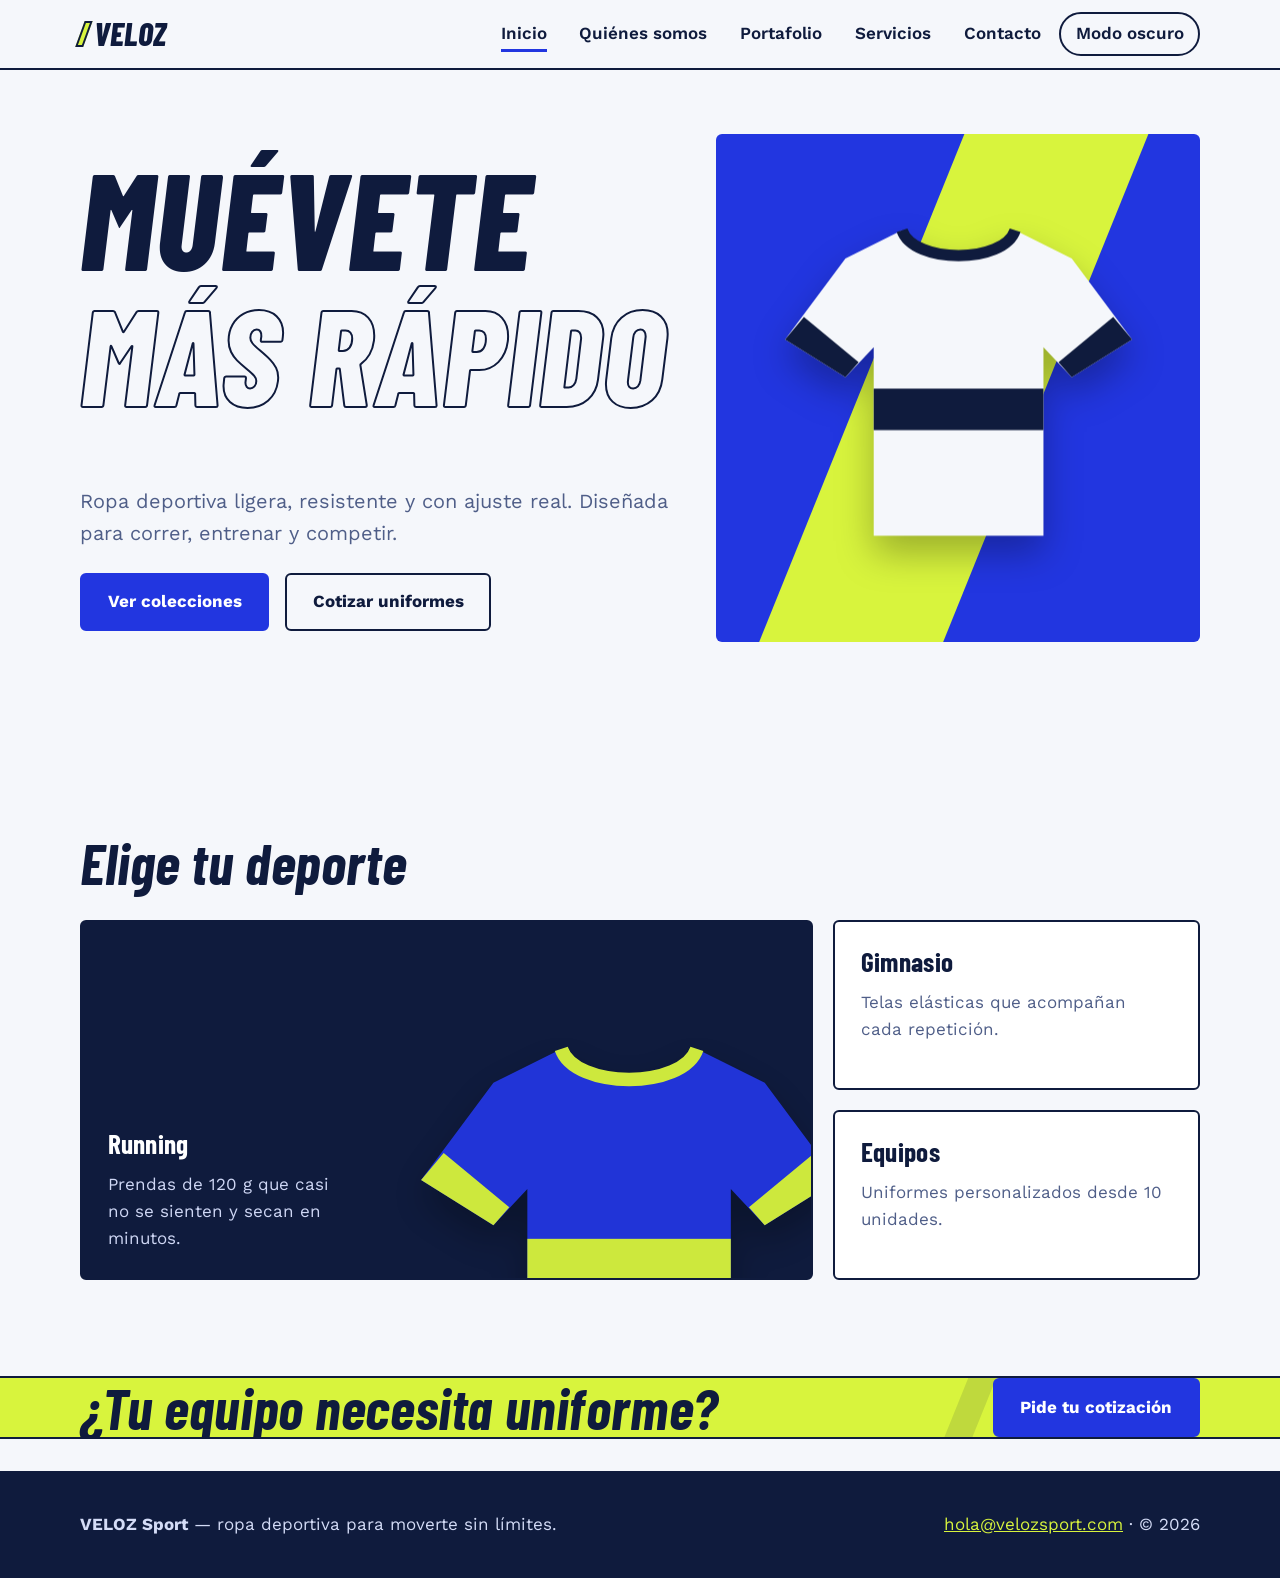
<file: index.html>
<!DOCTYPE html>
<html lang="es">
<head>
<meta charset="UTF-8">
<meta name="viewport" content="width=device-width, initial-scale=1">
<title>Inicio | VELOZ Sport</title>
<meta name="description" content="Ropa deportiva ligera y resistente para correr, entrenar y competir.">
<link rel="preconnect" href="https://fonts.googleapis.com">
<link rel="preconnect" href="https://fonts.gstatic.com" crossorigin>
<link href="https://fonts.googleapis.com/css2?family=Barlow+Condensed:ital,wght@1,700;1,800&family=Work+Sans:wght@400;600;700&display=swap" rel="stylesheet">
<link rel="stylesheet" href="css/styles.css">
</head>
<body>
<a class="skip" href="#main">Saltar al contenido</a>
<header class="site-header">
  <div class="wrap bar">
    <a class="logo" href="index.html" aria-label="VELOZ Sport, inicio"><i></i>VELOZ</a>
    <nav class="nav" id="nav" aria-label="Principal">
      <ul><li><a class="link" href="index.html" aria-current="page">Inicio</a></li><li><a class="link" href="quienes-somos.html">Quiénes somos</a></li><li><a class="link" href="portafolio.html">Portafolio</a></li><li><a class="link" href="servicios.html">Servicios</a></li><li><a class="link" href="contacto.html">Contacto</a></li></ul>
      <button class="theme-btn" id="themeBtn" type="button" aria-pressed="false">Modo oscuro</button>
    </nav>
    <button class="menu-btn" id="menuBtn" type="button" aria-expanded="false" aria-controls="nav">Menú</button>
  </div>
</header>
<main id="main">

<section class="hero">
  <div class="wrap hero-grid">
    <div>
      <h1 data-speed="-0.08"><span>Muévete</span><span class="out">más rápido</span></h1>
      <p class="lead">Ropa deportiva ligera, resistente y con ajuste real. Diseñada para correr, entrenar y competir.</p>
      <div class="actions">
        <a class="btn" href="portafolio.html">Ver colecciones</a>
        <a class="btn ghost" href="servicios.html">Cotizar uniformes</a>
      </div>
    </div>
    <div class="stage"><div class="jersey" data-speed="0.14" data-c1="#F5F7FB" data-c2="#0F1B3D"></div></div>
  </div>
</section>

<section>
  <div class="wrap">
    <h2>Elige tu deporte</h2>
    <div class="collections">
      <article class="coll big">
        <div class="jersey" data-speed="0.1" data-c1="#2236E0" data-c2="#D8F43D"></div>
        <h3>Running</h3>
        <p>Prendas de 120 g que casi no se sienten y secan en minutos.</p>
      </article>
      <article class="coll"><h3>Gimnasio</h3><p>Telas elásticas que acompañan cada repetición.</p></article>
      <article class="coll"><h3>Equipos</h3><p>Uniformes personalizados desde 10 unidades.</p></article>
    </div>
  </div>
</section>

<div class="band">
  <span class="stripe s1" data-speed="0.18" aria-hidden="true"></span>
  <span class="stripe s2" data-speed="-0.12" aria-hidden="true"></span>
  <div class="wrap">
    <h2>¿Tu equipo necesita uniforme?</h2>
    <a class="btn" href="contacto.html">Pide tu cotización</a>
  </div>
</div>

</main>
<footer class="site-footer">
  <div class="wrap">
    <p><strong>VELOZ Sport</strong> — ropa deportiva para moverte sin límites.</p>
    <p><a href="contacto.html">hola@velozsport.com</a> · © 2026</p>
  </div>
</footer>
<script src="js/main.js"></script>
</body>
</html>
</file>
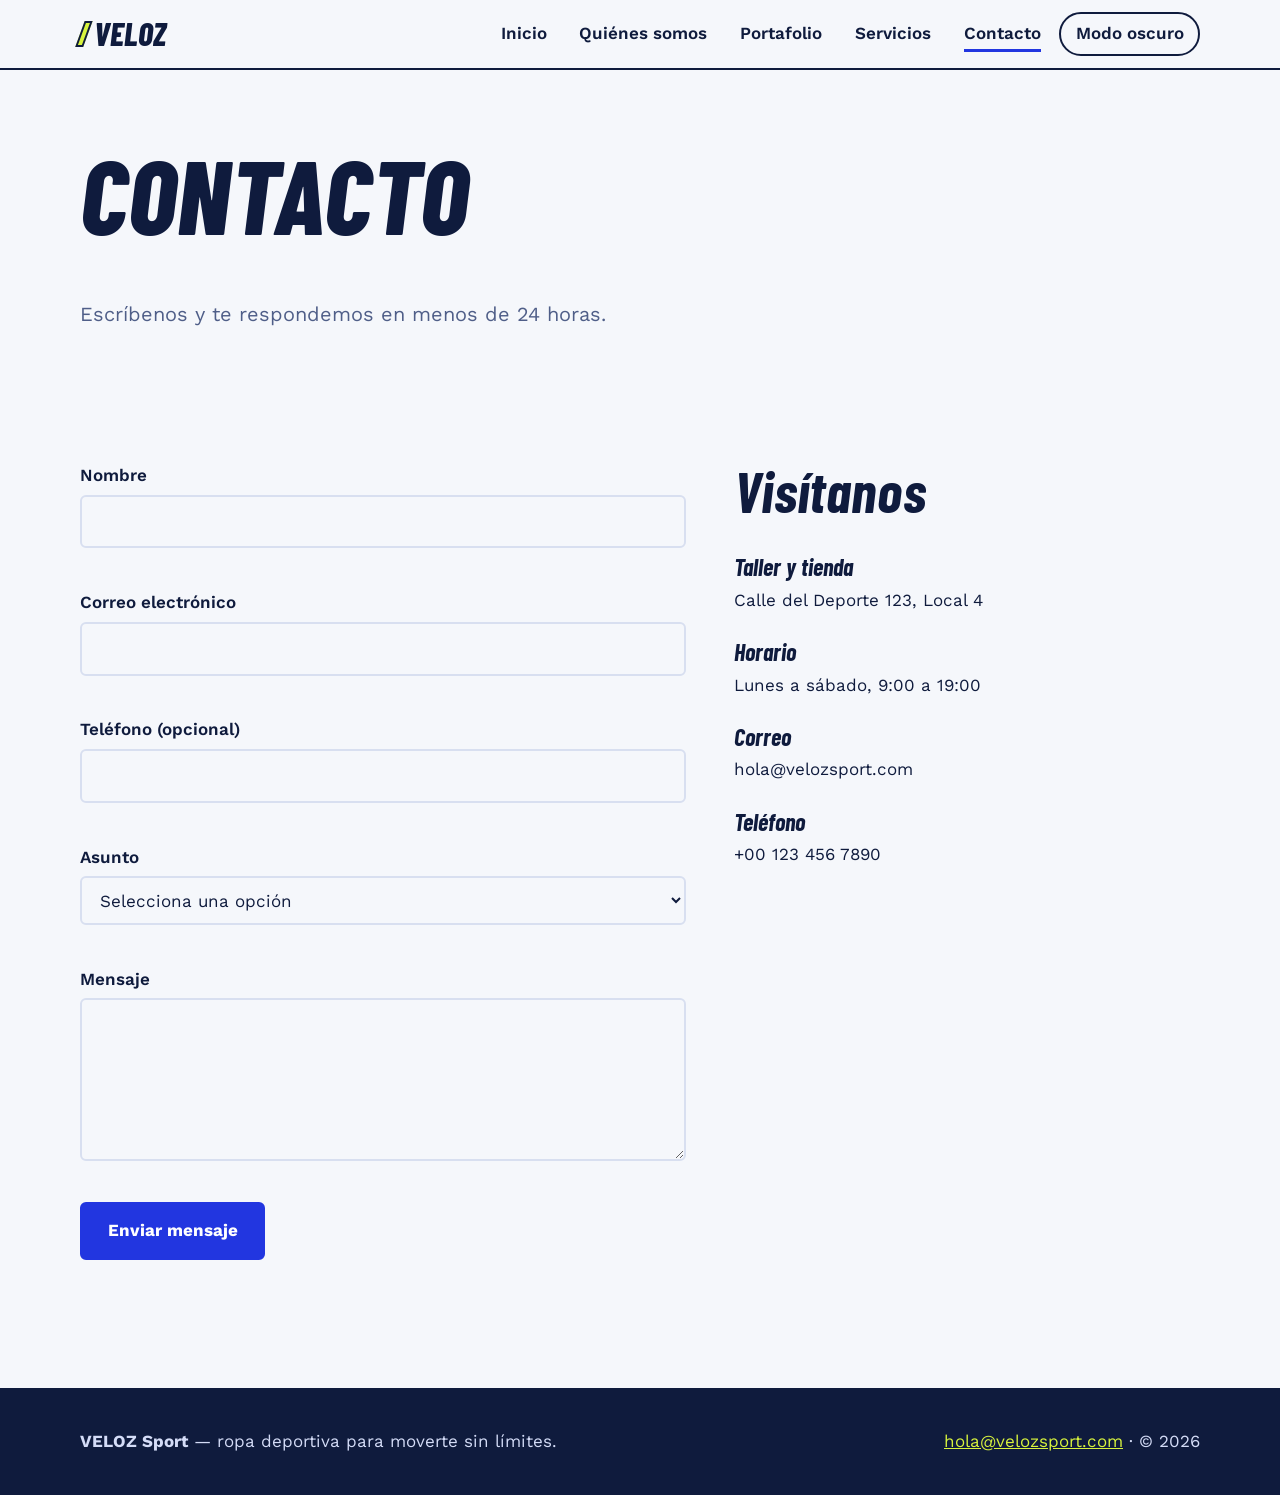
<file: contacto.html>
<!DOCTYPE html>
<html lang="es">
<head>
<meta charset="UTF-8">
<meta name="viewport" content="width=device-width, initial-scale=1">
<title>Contacto | VELOZ Sport</title>
<meta name="description" content="Escríbenos para cotizar uniformes o resolver tus dudas.">
<link rel="preconnect" href="https://fonts.googleapis.com">
<link rel="preconnect" href="https://fonts.gstatic.com" crossorigin>
<link href="https://fonts.googleapis.com/css2?family=Barlow+Condensed:ital,wght@1,700;1,800&family=Work+Sans:wght@400;600;700&display=swap" rel="stylesheet">
<link rel="stylesheet" href="css/styles.css">
</head>
<body>
<a class="skip" href="#main">Saltar al contenido</a>
<header class="site-header">
  <div class="wrap bar">
    <a class="logo" href="index.html" aria-label="VELOZ Sport, inicio"><i></i>VELOZ</a>
    <nav class="nav" id="nav" aria-label="Principal">
      <ul><li><a class="link" href="index.html">Inicio</a></li><li><a class="link" href="quienes-somos.html">Quiénes somos</a></li><li><a class="link" href="portafolio.html">Portafolio</a></li><li><a class="link" href="servicios.html">Servicios</a></li><li><a class="link" href="contacto.html" aria-current="page">Contacto</a></li></ul>
      <button class="theme-btn" id="themeBtn" type="button" aria-pressed="false">Modo oscuro</button>
    </nav>
    <button class="menu-btn" id="menuBtn" type="button" aria-expanded="false" aria-controls="nav">Menú</button>
  </div>
</header>
<main id="main">

<div class="wrap page-title">
  <h1>Contacto</h1>
  <p class="lead">Escríbenos y te respondemos en menos de 24 horas.</p>
</div>
<section>
  <div class="wrap contact-grid">
    <form id="contactForm" novalidate aria-label="Formulario de contacto">
      <div class="field"><label for="nombre">Nombre</label><input id="nombre" name="nombre" type="text" autocomplete="name"><span class="err"></span></div>
      <div class="field"><label for="email">Correo electrónico</label><input id="email" name="email" type="email" autocomplete="email"><span class="err"></span></div>
      <div class="field"><label for="telefono">Teléfono (opcional)</label><input id="telefono" name="telefono" type="tel" autocomplete="tel"><span class="err"></span></div>
      <div class="field"><label for="asunto">Asunto</label>
        <select id="asunto" name="asunto"><option value="">Selecciona una opción</option><option>Cotizar uniformes</option><option>Información de productos</option><option>Soporte de un pedido</option><option>Otro</option></select><span class="err"></span></div>
      <div class="field"><label for="mensaje">Mensaje</label><textarea id="mensaje" name="mensaje" rows="5"></textarea><span class="err"></span></div>
      <button class="btn" type="submit">Enviar mensaje</button>
      <div class="ok" id="ok" role="status"></div>
    </form>
    <aside>
      <h2>Visítanos</h2>
      <ul class="info-list">
        <li><b>Taller y tienda</b>Calle del Deporte 123, Local 4</li>
        <li><b>Horario</b>Lunes a sábado, 9:00 a 19:00</li>
        <li><b>Correo</b>hola@velozsport.com</li>
        <li><b>Teléfono</b>+00 123 456 7890</li>
      </ul>
    </aside>
  </div>
</section>

</main>
<footer class="site-footer">
  <div class="wrap">
    <p><strong>VELOZ Sport</strong> — ropa deportiva para moverte sin límites.</p>
    <p><a href="contacto.html">hola@velozsport.com</a> · © 2026</p>
  </div>
</footer>
<script src="js/main.js"></script>
</body>
</html>
</file>
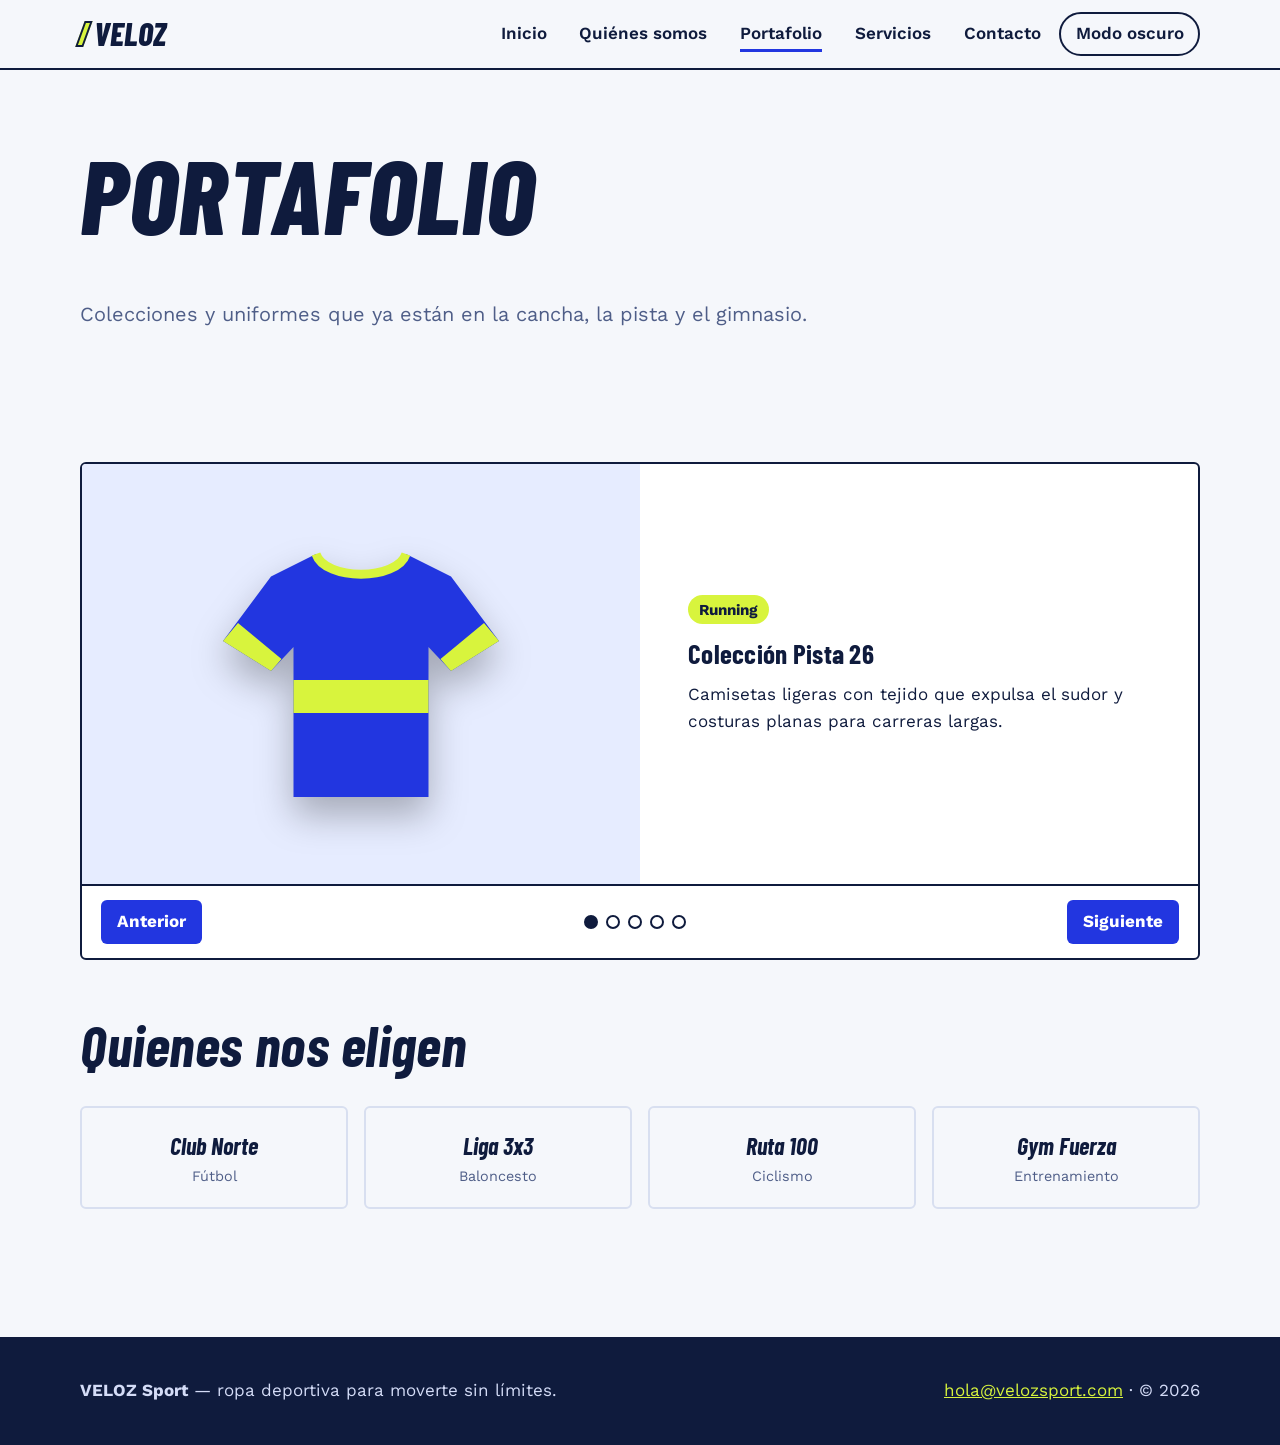
<file: portafolio.html>
<!DOCTYPE html>
<html lang="es">
<head>
<meta charset="UTF-8">
<meta name="viewport" content="width=device-width, initial-scale=1">
<title>Portafolio | VELOZ Sport</title>
<meta name="description" content="Colecciones y uniformes de equipos que visten VELOZ Sport.">
<link rel="preconnect" href="https://fonts.googleapis.com">
<link rel="preconnect" href="https://fonts.gstatic.com" crossorigin>
<link href="https://fonts.googleapis.com/css2?family=Barlow+Condensed:ital,wght@1,700;1,800&family=Work+Sans:wght@400;600;700&display=swap" rel="stylesheet">
<link rel="stylesheet" href="css/styles.css">
</head>
<body>
<a class="skip" href="#main">Saltar al contenido</a>
<header class="site-header">
  <div class="wrap bar">
    <a class="logo" href="index.html" aria-label="VELOZ Sport, inicio"><i></i>VELOZ</a>
    <nav class="nav" id="nav" aria-label="Principal">
      <ul><li><a class="link" href="index.html">Inicio</a></li><li><a class="link" href="quienes-somos.html">Quiénes somos</a></li><li><a class="link" href="portafolio.html" aria-current="page">Portafolio</a></li><li><a class="link" href="servicios.html">Servicios</a></li><li><a class="link" href="contacto.html">Contacto</a></li></ul>
      <button class="theme-btn" id="themeBtn" type="button" aria-pressed="false">Modo oscuro</button>
    </nav>
    <button class="menu-btn" id="menuBtn" type="button" aria-expanded="false" aria-controls="nav">Menú</button>
  </div>
</header>
<main id="main">

<div class="wrap page-title">
  <h1>Portafolio</h1>
  <p class="lead">Colecciones y uniformes que ya están en la cancha, la pista y el gimnasio.</p>
</div>
<section>
  <div class="wrap">
    <div class="carousel" id="carousel" role="region" aria-roledescription="carrusel" aria-label="Trabajos destacados" tabindex="0">
      <div class="track" id="track"></div>
      <div class="c-ctrl">
        <button type="button" id="prev" aria-label="Anterior">Anterior</button>
        <div class="dots" id="dots"></div>
        <button type="button" id="next" aria-label="Siguiente">Siguiente</button>
      </div>
    </div>
    <h2 style="margin-top:3.5rem">Quienes nos eligen</h2>
    <div class="clients">
      <div class="client">Club Norte<small>Fútbol</small></div>
      <div class="client">Liga 3x3<small>Baloncesto</small></div>
      <div class="client">Ruta 100<small>Ciclismo</small></div>
      <div class="client">Gym Fuerza<small>Entrenamiento</small></div>
    </div>
  </div>
</section>

</main>
<footer class="site-footer">
  <div class="wrap">
    <p><strong>VELOZ Sport</strong> — ropa deportiva para moverte sin límites.</p>
    <p><a href="contacto.html">hola@velozsport.com</a> · © 2026</p>
  </div>
</footer>
<script src="js/main.js"></script>
</body>
</html>
</file>
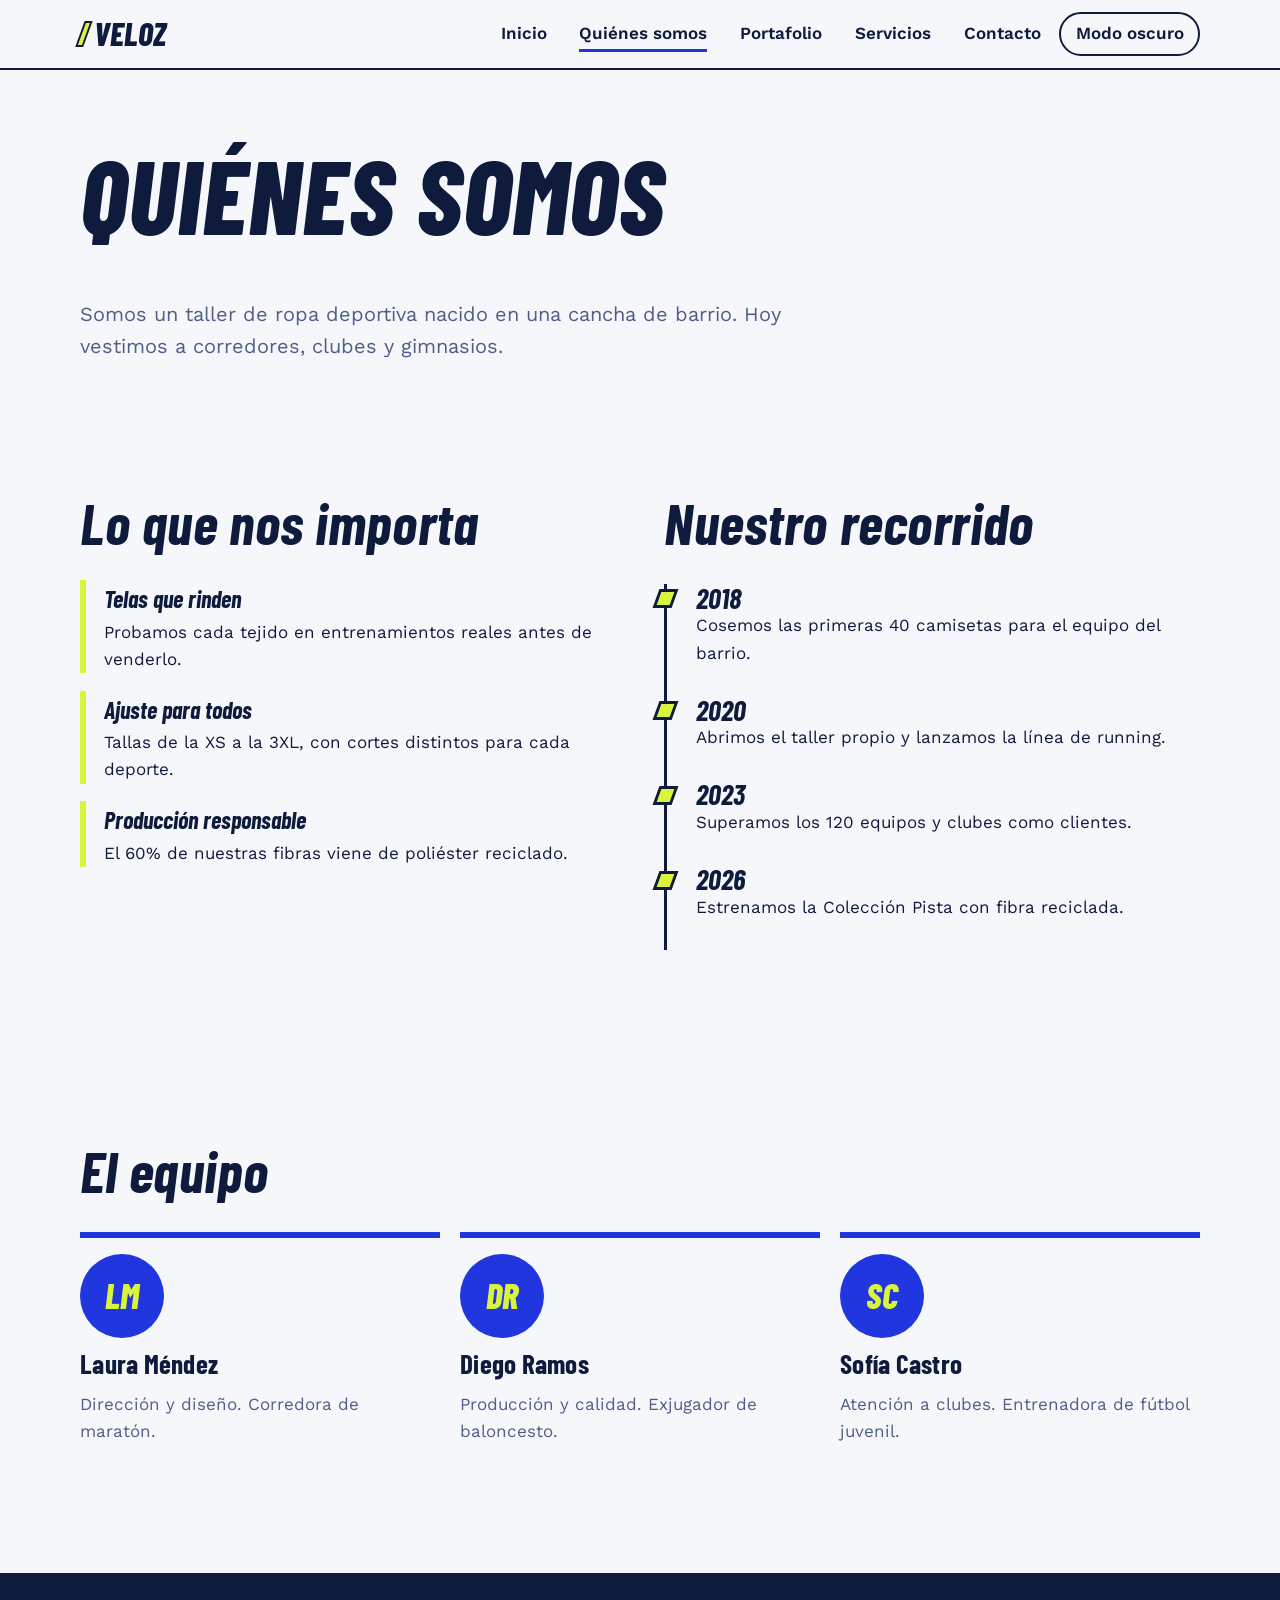
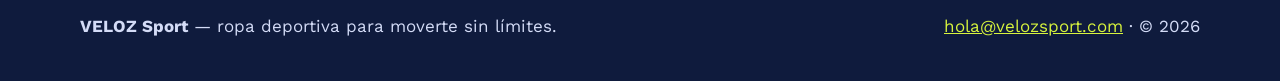
<file: quienes-somos.html>
<!DOCTYPE html>
<html lang="es">
<head>
<meta charset="UTF-8">
<meta name="viewport" content="width=device-width, initial-scale=1">
<title>Quiénes somos | VELOZ Sport</title>
<meta name="description" content="Conoce la historia y los valores de VELOZ Sport.">
<link rel="preconnect" href="https://fonts.googleapis.com">
<link rel="preconnect" href="https://fonts.gstatic.com" crossorigin>
<link href="https://fonts.googleapis.com/css2?family=Barlow+Condensed:ital,wght@1,700;1,800&family=Work+Sans:wght@400;600;700&display=swap" rel="stylesheet">
<link rel="stylesheet" href="css/styles.css">
</head>
<body>
<a class="skip" href="#main">Saltar al contenido</a>
<header class="site-header">
  <div class="wrap bar">
    <a class="logo" href="index.html" aria-label="VELOZ Sport, inicio"><i></i>VELOZ</a>
    <nav class="nav" id="nav" aria-label="Principal">
      <ul><li><a class="link" href="index.html">Inicio</a></li><li><a class="link" href="quienes-somos.html" aria-current="page">Quiénes somos</a></li><li><a class="link" href="portafolio.html">Portafolio</a></li><li><a class="link" href="servicios.html">Servicios</a></li><li><a class="link" href="contacto.html">Contacto</a></li></ul>
      <button class="theme-btn" id="themeBtn" type="button" aria-pressed="false">Modo oscuro</button>
    </nav>
    <button class="menu-btn" id="menuBtn" type="button" aria-expanded="false" aria-controls="nav">Menú</button>
  </div>
</header>
<main id="main">

<div class="wrap page-title">
  <h1>Quiénes somos</h1>
  <p class="lead">Somos un taller de ropa deportiva nacido en una cancha de barrio. Hoy vestimos a corredores, clubes y gimnasios.</p>
</div>
<section>
  <div class="wrap split">
    <div>
      <h2>Lo que nos importa</h2>
      <ul class="values">
        <li><strong>Telas que rinden</strong>Probamos cada tejido en entrenamientos reales antes de venderlo.</li>
        <li><strong>Ajuste para todos</strong>Tallas de la XS a la 3XL, con cortes distintos para cada deporte.</li>
        <li><strong>Producción responsable</strong>El 60% de nuestras fibras viene de poliéster reciclado.</li>
      </ul>
    </div>
    <div>
      <h2>Nuestro recorrido</h2>
      <ol class="timeline">
        <li><b>2018</b>Cosemos las primeras 40 camisetas para el equipo del barrio.</li>
        <li><b>2020</b>Abrimos el taller propio y lanzamos la línea de running.</li>
        <li><b>2023</b>Superamos los 120 equipos y clubes como clientes.</li>
        <li><b>2026</b>Estrenamos la Colección Pista con fibra reciclada.</li>
      </ol>
    </div>
  </div>
</section>
<section>
  <div class="wrap">
    <h2>El equipo</h2>
    <div class="team">
      <div class="person"><div class="avatar">LM</div><h3>Laura Méndez</h3><p>Dirección y diseño. Corredora de maratón.</p></div>
      <div class="person"><div class="avatar">DR</div><h3>Diego Ramos</h3><p>Producción y calidad. Exjugador de baloncesto.</p></div>
      <div class="person"><div class="avatar">SC</div><h3>Sofía Castro</h3><p>Atención a clubes. Entrenadora de fútbol juvenil.</p></div>
    </div>
  </div>
</section>

</main>
<footer class="site-footer">
  <div class="wrap">
    <p><strong>VELOZ Sport</strong> — ropa deportiva para moverte sin límites.</p>
    <p><a href="contacto.html">hola@velozsport.com</a> · © 2026</p>
  </div>
</footer>
<script src="js/main.js"></script>
</body>
</html>
</file>
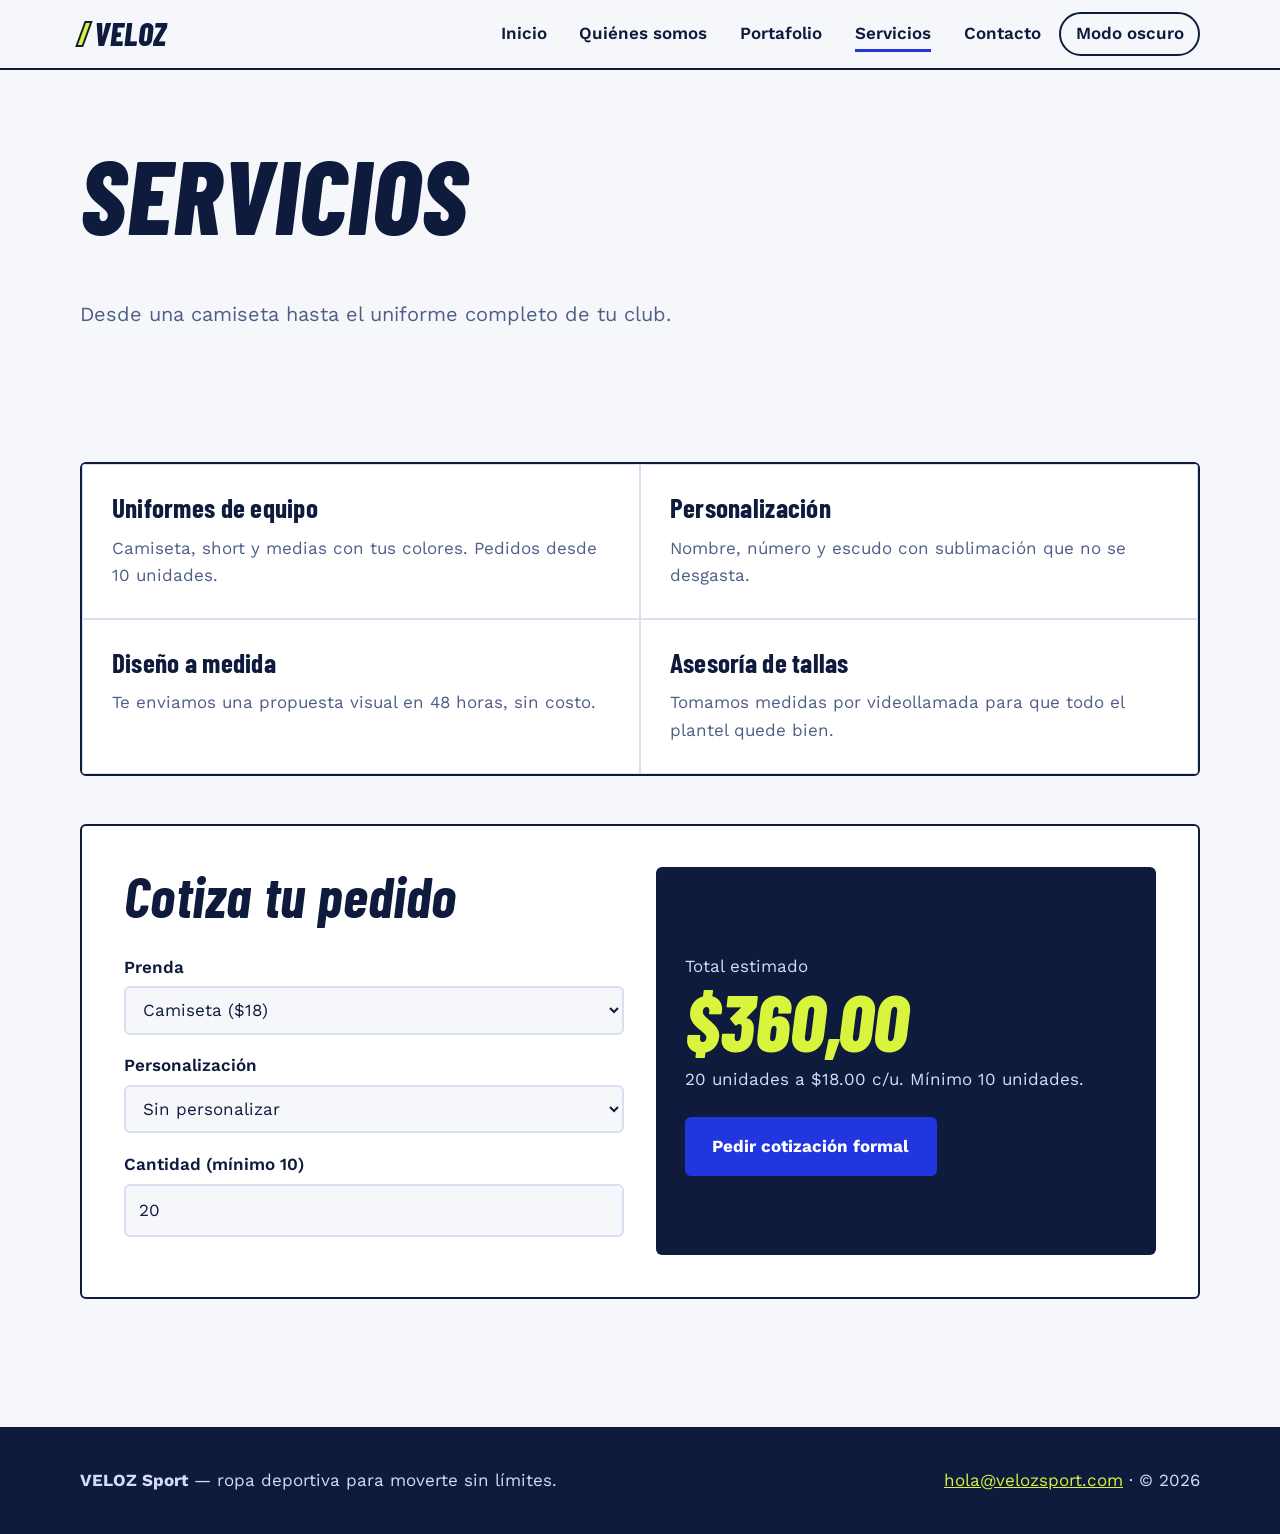
<file: servicios.html>
<!DOCTYPE html>
<html lang="es">
<head>
<meta charset="UTF-8">
<meta name="viewport" content="width=device-width, initial-scale=1">
<title>Servicios | VELOZ Sport</title>
<meta name="description" content="Uniformes de equipo, personalización y cotizador en línea.">
<link rel="preconnect" href="https://fonts.googleapis.com">
<link rel="preconnect" href="https://fonts.gstatic.com" crossorigin>
<link href="https://fonts.googleapis.com/css2?family=Barlow+Condensed:ital,wght@1,700;1,800&family=Work+Sans:wght@400;600;700&display=swap" rel="stylesheet">
<link rel="stylesheet" href="css/styles.css">
</head>
<body>
<a class="skip" href="#main">Saltar al contenido</a>
<header class="site-header">
  <div class="wrap bar">
    <a class="logo" href="index.html" aria-label="VELOZ Sport, inicio"><i></i>VELOZ</a>
    <nav class="nav" id="nav" aria-label="Principal">
      <ul><li><a class="link" href="index.html">Inicio</a></li><li><a class="link" href="quienes-somos.html">Quiénes somos</a></li><li><a class="link" href="portafolio.html">Portafolio</a></li><li><a class="link" href="servicios.html" aria-current="page">Servicios</a></li><li><a class="link" href="contacto.html">Contacto</a></li></ul>
      <button class="theme-btn" id="themeBtn" type="button" aria-pressed="false">Modo oscuro</button>
    </nav>
    <button class="menu-btn" id="menuBtn" type="button" aria-expanded="false" aria-controls="nav">Menú</button>
  </div>
</header>
<main id="main">

<div class="wrap page-title">
  <h1>Servicios</h1>
  <p class="lead">Desde una camiseta hasta el uniforme completo de tu club.</p>
</div>
<section>
  <div class="wrap">
    <div class="services">
      <div class="service"><h3>Uniformes de equipo</h3><p>Camiseta, short y medias con tus colores. Pedidos desde 10 unidades.</p></div>
      <div class="service"><h3>Personalización</h3><p>Nombre, número y escudo con sublimación que no se desgasta.</p></div>
      <div class="service"><h3>Diseño a medida</h3><p>Te enviamos una propuesta visual en 48 horas, sin costo.</p></div>
      <div class="service"><h3>Asesoría de tallas</h3><p>Tomamos medidas por videollamada para que todo el plantel quede bien.</p></div>
    </div>

    <form class="calc" id="calc" onsubmit="return false" aria-label="Cotizador de uniformes">
      <div>
        <h2>Cotiza tu pedido</h2>
        <div class="field"><label for="prenda">Prenda</label>
          <select id="prenda"><option value="camiseta">Camiseta ($18)</option><option value="short">Short ($15)</option><option value="conjunto">Conjunto camiseta + short ($30)</option><option value="chaqueta">Chaqueta ($45)</option></select></div>
        <div class="field"><label for="pers">Personalización</label>
          <select id="pers"><option value="ninguna">Sin personalizar</option><option value="numero">Nombre y número (+$3)</option><option value="sublimada">Sublimación completa (+$6)</option></select></div>
        <div class="field"><label for="cant">Cantidad (mínimo 10)</label>
          <input id="cant" type="number" min="10" value="20"></div>
      </div>
      <div class="result" aria-live="polite">
        <p>Total estimado</p>
        <div class="total" id="total">$0</div>
        <p id="detalle"></p>
        <div class="actions"><a class="btn" href="contacto.html">Pedir cotización formal</a></div>
      </div>
    </form>
  </div>
</section>

</main>
<footer class="site-footer">
  <div class="wrap">
    <p><strong>VELOZ Sport</strong> — ropa deportiva para moverte sin límites.</p>
    <p><a href="contacto.html">hola@velozsport.com</a> · © 2026</p>
  </div>
</footer>
<script src="js/main.js"></script>
</body>
</html>
</file>
<file: css/styles.css>
/* ========== VELOZ Sport · hoja de estilos ========== */
:root{
  --cobalt:#2236E0; --ink:#0F1B3D; --paper:#F5F7FB; --volt:#D8F43D; --coral:#E5484D;
  --bg:var(--paper); --surface:#FFFFFF; --text:var(--ink); --muted:#4F5E88; --line:#D8DFF0;
  --link:var(--cobalt); --btn-bg:var(--cobalt); --btn-fg:#FFFFFF;
  --display:"Barlow Condensed","Arial Narrow",Impact,sans-serif;
  --body:"Work Sans","Segoe UI",Helvetica,Arial,sans-serif;
  --radius:6px; --ease:cubic-bezier(.2,.7,.2,1);
}
[data-theme="dark"]{
  --bg:#0A1230; --surface:#121C45; --text:#EEF2FF; --muted:#A6B2D9; --line:#27346C;
  --link:var(--volt); --btn-bg:var(--volt); --btn-fg:#0F1B3D;
}
*,*::before,*::after{box-sizing:border-box}
html{scroll-behavior:smooth}
body{margin:0;font-family:var(--body);background:var(--bg);color:var(--text);line-height:1.6;font-size:1.0625rem;transition:background .35s,color .35s}
img,svg{max-width:100%;display:block}
a{color:var(--link)}
:focus-visible{outline:3px solid var(--volt);outline-offset:3px;box-shadow:0 0 0 5px var(--cobalt)}
h1,h2,h3{font-family:var(--display);line-height:1;margin:0 0 .5em;letter-spacing:.01em}
h1{font-size:clamp(3.4rem,12vw,8.5rem);font-weight:800;font-style:italic;text-transform:uppercase}
h2{font-size:clamp(2.2rem,5vw,3.6rem);font-weight:700;font-style:italic}
h3{font-size:1.7rem;font-weight:700}
p{margin:0 0 1em;max-width:62ch}
.wrap{width:min(1120px,100% - 2.5rem);margin-inline:auto}
section{padding:clamp(3rem,8vw,6rem) 0}
.lead{font-size:1.25rem;color:var(--muted)}
.skip{position:absolute;left:-999px;top:0;background:var(--volt);color:var(--ink);padding:.6rem 1rem;z-index:100}
.skip:focus{left:0}

/* ----- Cabecera y navegación ----- */
.site-header{position:sticky;top:0;z-index:50;background:var(--bg);border-bottom:2px solid var(--ink);transition:background .35s}
[data-theme="dark"] .site-header{border-color:var(--volt)}
.bar{display:flex;align-items:center;justify-content:space-between;gap:1rem;min-height:68px}
.logo{font-family:var(--display);font-weight:800;font-style:italic;font-size:2rem;text-decoration:none;color:var(--text);display:flex;align-items:center;gap:.35rem}
.logo i{display:inline-block;width:.5rem;height:1.6rem;background:var(--volt);transform:skewX(-20deg);border:2px solid var(--ink)}
.nav{display:flex;align-items:center;gap:.25rem}
.nav ul{display:flex;gap:.25rem;list-style:none;margin:0;padding:0}
.nav a.link{display:block;padding:.55rem .9rem;text-decoration:none;color:var(--text);font-weight:600;border-radius:var(--radius);position:relative}
.nav a.link::after{content:"";position:absolute;left:.9rem;right:.9rem;bottom:.25rem;height:3px;background:var(--cobalt);transform:scaleX(0);transform-origin:left;transition:transform .3s var(--ease)}
[data-theme="dark"] .nav a.link::after{background:var(--volt)}
.nav a.link:hover::after,.nav a.link[aria-current="page"]::after{transform:scaleX(1)}
.theme-btn,.menu-btn{font:inherit;font-weight:600;cursor:pointer;background:transparent;color:var(--text);border:2px solid currentColor;border-radius:999px;padding:.4rem .9rem;transition:background .25s,color .25s}
.theme-btn:hover{background:var(--text);color:var(--bg)}
.menu-btn{display:none}

/* ----- Botones ----- */
.btn{display:inline-block;font:inherit;font-weight:700;text-decoration:none;cursor:pointer;background:var(--btn-bg);color:var(--btn-fg);border:2px solid var(--btn-bg);padding:.85rem 1.6rem;border-radius:var(--radius);transition:transform .2s var(--ease),box-shadow .2s var(--ease)}
.btn:hover{transform:translate(-3px,-3px);box-shadow:5px 5px 0 var(--ink)}
[data-theme="dark"] .btn:hover{box-shadow:5px 5px 0 var(--cobalt)}
.btn.ghost{background:transparent;color:var(--text);border-color:var(--text)}
.actions{display:flex;flex-wrap:wrap;gap:1rem;margin-top:1.5rem}

/* ----- Hero (el momento memorable) ----- */
.hero{padding-top:clamp(2rem,5vw,4rem);overflow:hidden}
.hero-grid{display:grid;grid-template-columns:1.25fr 1fr;gap:2rem;align-items:center}
.hero h1 span{display:block}
.hero h1 .out{color:transparent;-webkit-text-stroke:2px var(--text)}
.stage{position:relative;aspect-ratio:1/1.05;background:var(--cobalt);border-radius:var(--radius);overflow:hidden;display:grid;place-items:center}
.stage::before{content:"";position:absolute;inset:-20% -40%;background:var(--volt);transform:skewX(-22deg) translateX(-140%);width:38%;left:30%;animation:slash 1s .2s var(--ease) forwards}
.stage .jersey{position:relative;width:78%;animation:rise .9s .5s var(--ease) both}
@keyframes slash{to{transform:skewX(-22deg) translateX(0)}}
@keyframes rise{from{opacity:0;transform:translateY(30px) rotate(-4deg)}to{opacity:1;transform:none}}
.jersey svg{width:100%;height:auto;filter:drop-shadow(0 18px 18px rgba(0,0,0,.28))}

/* ----- Colecciones (inicio) ----- */
.collections{display:grid;grid-template-columns:2fr 1fr;grid-template-rows:auto auto;gap:1.25rem}
.coll{position:relative;border:2px solid var(--text);border-radius:var(--radius);padding:1.6rem;background:var(--surface);overflow:hidden;transition:transform .3s var(--ease)}
.coll:hover{transform:translateY(-6px)}
.coll.big{grid-row:span 2;background:var(--ink);color:#fff;display:flex;flex-direction:column;justify-content:flex-end;min-height:360px}
[data-theme="dark"] .coll.big{background:var(--cobalt)}
.coll.big .jersey{position:absolute;right:-6%;top:6%;width:62%;opacity:.95}
.coll.big h3,.coll.big p{position:relative;max-width:22ch}
.coll p{color:var(--muted);margin:0}
.coll.big p{color:#cfd7f5}
.band{background:var(--volt);color:var(--ink);border-block:2px solid var(--ink)}
.band{position:relative;overflow:hidden}
.stripe{position:absolute;top:-60%;bottom:-60%;background:var(--ink);opacity:.12;transform:skewX(-22deg);pointer-events:none}
.stripe.s1{right:10%;width:90px}
.stripe.s2{right:22%;width:28px}
.band .wrap{position:relative;z-index:1;display:flex;flex-wrap:wrap;gap:1.5rem;align-items:center;justify-content:space-between}
.band h2{margin:0}

/* ----- Quiénes somos ----- */
.page-title{padding:clamp(2.5rem,6vw,4.5rem) 0 1rem}
.page-title h1{font-size:clamp(3rem,9vw,6.5rem)}
.split{display:grid;grid-template-columns:1fr 1fr;gap:3rem;align-items:start}
.values{list-style:none;margin:0;padding:0;display:grid;gap:1.1rem}
.values li{padding-left:1.1rem;border-left:6px solid var(--volt)}
.values strong{display:block;font-family:var(--display);font-size:1.5rem;font-style:italic}
.timeline{list-style:none;margin:2rem 0 0;padding:0;border-left:3px solid var(--text)}
.timeline li{position:relative;padding:0 0 1.8rem 1.8rem}
.timeline li::before{content:"";position:absolute;left:-11px;top:.35rem;width:19px;height:19px;background:var(--volt);border:3px solid var(--text);transform:skewX(-20deg)}
.timeline b{font-family:var(--display);font-size:1.8rem;font-style:italic;display:block;line-height:1}
.team{display:grid;grid-template-columns:repeat(3,1fr);gap:1.25rem;margin-top:2rem}
.person{border-top:6px solid var(--cobalt);padding-top:1rem}
[data-theme="dark"] .person{border-color:var(--volt)}
.person .avatar{width:84px;height:84px;border-radius:50%;background:var(--cobalt);color:var(--volt);display:grid;place-items:center;font-family:var(--display);font-size:2.2rem;font-weight:800;font-style:italic;margin-bottom:.8rem}
.person p{margin:0;color:var(--muted)}

/* ----- Carrusel (portafolio) ----- */
.carousel{position:relative;border:2px solid var(--text);border-radius:var(--radius);overflow:hidden;background:var(--surface)}
.track{display:flex;transition:transform .6s var(--ease)}
.slide{flex:0 0 100%;display:grid;grid-template-columns:1fr 1fr;min-height:420px}
.slide .art{display:grid;place-items:center;padding:2rem}
.slide .art .jersey{width:min(300px,70%)}
.slide .info{padding:clamp(1.5rem,4vw,3rem);display:flex;flex-direction:column;justify-content:center}
.tag{display:inline-block;align-self:flex-start;background:var(--volt);color:var(--ink);font-weight:700;padding:.15rem .7rem;border-radius:999px;margin-bottom:1rem;font-size:.95rem}
.c-ctrl{display:flex;align-items:center;justify-content:space-between;padding:.9rem 1.2rem;border-top:2px solid var(--text)}
.c-ctrl button{font:inherit;font-weight:700;cursor:pointer;background:var(--btn-bg);color:var(--btn-fg);border:0;border-radius:var(--radius);padding:.5rem 1rem;transition:transform .2s}
.c-ctrl button:hover{transform:scale(1.06)}
.dots{display:flex;gap:.5rem}
.dots button{width:14px;height:14px;padding:0;border-radius:50%;background:transparent;border:2px solid var(--text)}
.dots button[aria-current="true"]{background:var(--text)}
.clients{display:grid;grid-template-columns:repeat(4,1fr);gap:1rem;margin-top:2rem}
.client{border:2px solid var(--line);border-radius:var(--radius);padding:1.2rem;text-align:center;font-family:var(--display);font-size:1.5rem;font-weight:700;font-style:italic;transition:border-color .25s,transform .25s}
.client:hover{border-color:var(--cobalt);transform:translateY(-4px)}
.client small{display:block;font-family:var(--body);font-style:normal;font-weight:400;font-size:.9rem;color:var(--muted)}

/* ----- Servicios ----- */
.services{display:grid;grid-template-columns:repeat(2,1fr);gap:0;border:2px solid var(--text);border-radius:var(--radius);overflow:hidden}
.service{padding:1.8rem;background:var(--surface);border:1px solid var(--line);transition:background .25s}
.service:hover{background:var(--volt);color:var(--ink)}
.service:hover p{color:var(--ink)}
.service p{color:var(--muted);margin:0}
.calc{margin-top:3rem;display:grid;grid-template-columns:1fr 1fr;gap:2rem;border:2px solid var(--text);border-radius:var(--radius);padding:clamp(1.4rem,4vw,2.6rem);background:var(--surface)}
.field{display:grid;gap:.35rem;margin-bottom:1.1rem}
label{font-weight:600}
input,select,textarea{font:inherit;color:var(--text);background:var(--bg);border:2px solid var(--line);border-radius:var(--radius);padding:.7rem .85rem;width:100%;transition:border-color .2s}
input:focus,select:focus,textarea:focus{border-color:var(--cobalt);outline:none;box-shadow:0 0 0 3px var(--volt)}
.result{background:var(--ink);color:#fff;border-radius:var(--radius);padding:1.8rem;display:flex;flex-direction:column;justify-content:center}
[data-theme="dark"] .result{background:var(--cobalt)}
.result .total{font-family:var(--display);font-size:clamp(3rem,8vw,5rem);font-weight:800;font-style:italic;line-height:1;color:var(--volt)}
.result p{color:#d4dcf7;margin:.4rem 0 0}

/* ----- Contacto ----- */
.contact-grid{display:grid;grid-template-columns:1.3fr 1fr;gap:3rem}
.err{color:var(--coral);font-size:.92rem;min-height:1.2em;font-weight:600}
[data-theme="dark"] .err{color:#FF8A8F}
.field.invalid input,.field.invalid select,.field.invalid textarea{border-color:var(--coral)}
.field.valid input,.field.valid select,.field.valid textarea{border-color:#2E9E5B}
.ok{display:none;background:var(--volt);color:var(--ink);border:2px solid var(--ink);padding:1rem 1.2rem;border-radius:var(--radius);font-weight:600;margin-top:1rem}
.ok.show{display:block;animation:rise .5s var(--ease)}
.info-list{list-style:none;padding:0;margin:0;display:grid;gap:1.2rem}
.info-list b{display:block;font-family:var(--display);font-size:1.5rem;font-style:italic}

/* ----- Pie ----- */
.site-footer{background:var(--ink);color:#d4dcf7;padding:2.5rem 0;margin-top:2rem}
.site-footer .wrap{display:flex;flex-wrap:wrap;gap:1.5rem;justify-content:space-between;align-items:center}
.site-footer a{color:var(--volt)}
.site-footer p{margin:0}

/* ----- Responsivo ----- */
@media (max-width:820px){
  .menu-btn{display:inline-block}
  .nav{position:absolute;left:0;right:0;top:100%;background:var(--bg);border-bottom:2px solid var(--text);flex-direction:column;align-items:stretch;padding:1rem 1.25rem;display:none}
  .nav.open{display:flex;animation:rise .35s var(--ease)}
  .nav ul{flex-direction:column}
  .hero-grid,.split,.collections,.slide,.calc,.contact-grid,.services{grid-template-columns:1fr}
  .coll.big{grid-row:auto;min-height:300px}
  .team{grid-template-columns:1fr}
  .clients{grid-template-columns:repeat(2,1fr)}
  .stage{aspect-ratio:1/.9}
  .slide{min-height:0}
}
@media (prefers-reduced-motion:reduce){
  *,*::before,*::after{animation:none!important;transition:none!important}
  .stage::before{transform:skewX(-22deg)}
}
</file>
